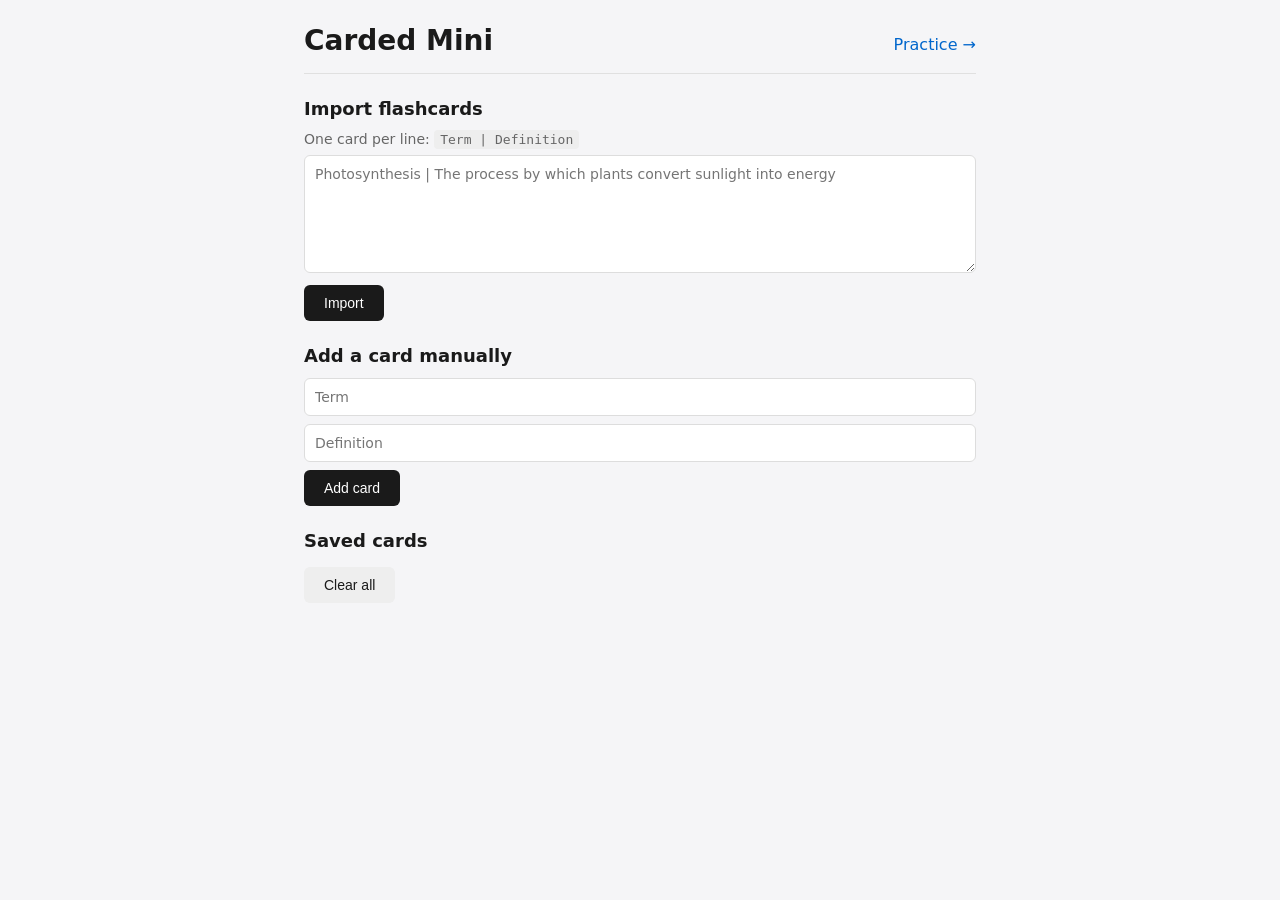
<file: index.html>
<!DOCTYPE html>
<html lang="en">
<head>
  <meta charset="UTF-8">
  <meta name="viewport" content="width=device-width, initial-scale=1.0">
  <title>Carded Mini</title>
  <link rel="stylesheet" href="styles.css">
</head>
<body>
  <header>
    <h1>Carded Mini</h1>
    <nav><a href="practice.html">Practice →</a></nav>
  </header>
  <main>
    <section>
      <h2>Import flashcards</h2>
      <p class="hint">One card per line: <code>Term | Definition</code></p>
      <textarea id="importText" rows="6" placeholder="Photosynthesis | The process by which plants convert sunlight into energy"></textarea>
      <button id="importBtn">Import</button>
    </section>
    <section>
      <h2>Add a card manually</h2>
      <input id="termInput" placeholder="Term" />
      <input id="defInput" placeholder="Definition" />
      <button id="addBtn">Add card</button>
    </section>
    <section>
      <h2>Saved cards</h2>
      <ul id="cardList"></ul>
      <button id="clearBtn" class="secondary">Clear all</button>
    </section>
  </main>
  <script src="script.js"></script>
</body>
</html>
</file>
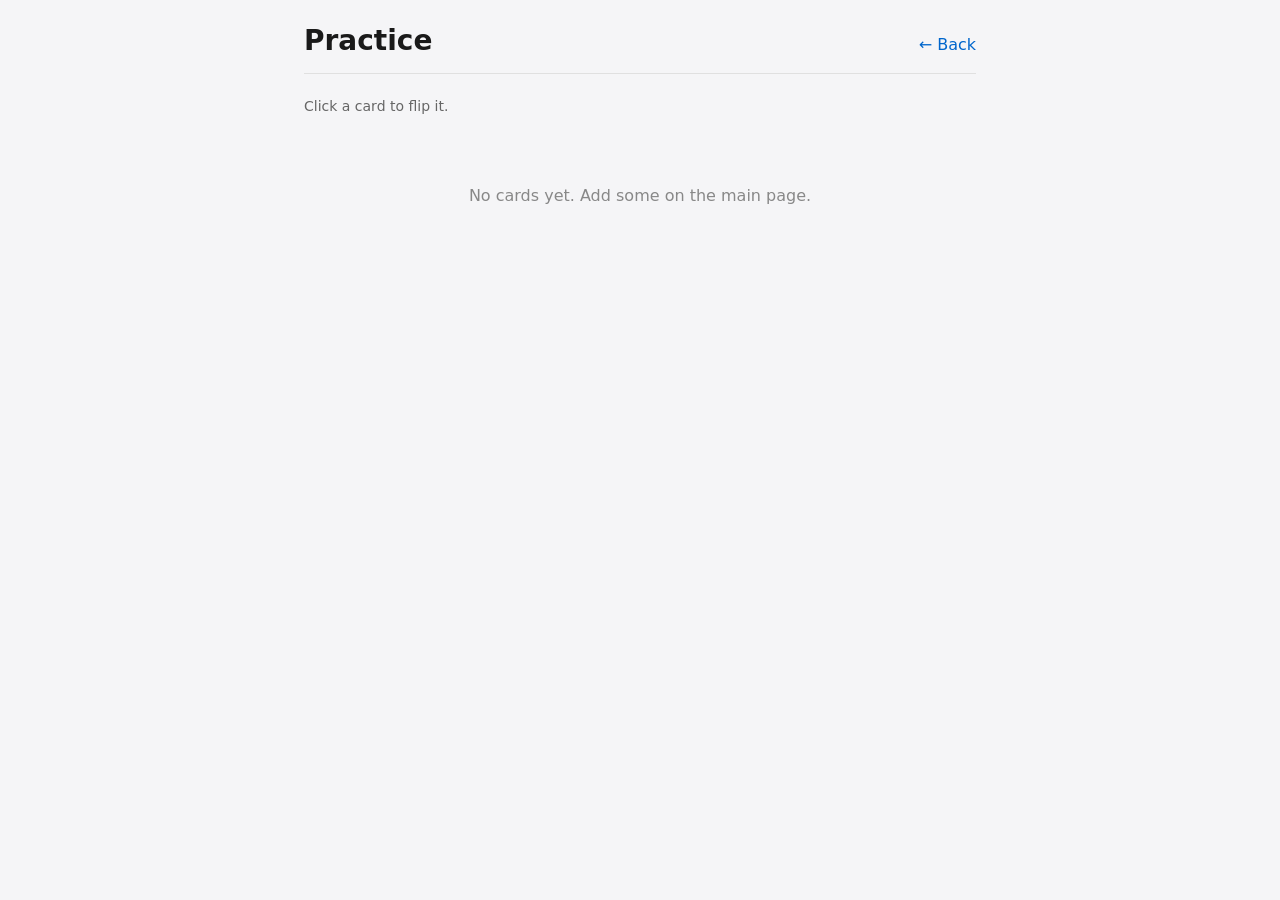
<file: practice.html>
<!DOCTYPE html>
<html lang="en">
<head>
  <meta charset="UTF-8">
  <meta name="viewport" content="width=device-width, initial-scale=1.0">
  <title>Practice — Carded Mini</title>
  <link rel="stylesheet" href="styles.css">
</head>
<body>
  <header>
    <h1>Practice</h1>
    <nav><a href="index.html">← Back</a></nav>
  </header>
  <main class="practice">
    <p class="hint">Click a card to flip it.</p>
    <div id="cardContainer"></div>
  </main>
  <script src="script.js"></script>
</body>
</html>
</file>
<file: styles.css>
* { box-sizing: border-box; margin: 0; padding: 0; }
body { font-family: system-ui, -apple-system, sans-serif; background: #f5f5f7; color: #1a1a1a; max-width: 720px; margin: 0 auto; padding: 24px; }
header { display: flex; justify-content: space-between; align-items: baseline; margin-bottom: 24px; padding-bottom: 16px; border-bottom: 1px solid #e0e0e0; }
header a { color: #0066cc; text-decoration: none; font-weight: 500; }
h1 { font-size: 28px; }
h2 { font-size: 18px; margin: 24px 0 12px; }
.hint { color: #666; font-size: 14px; margin-bottom: 8px; }
code { background: #eee; padding: 2px 6px; border-radius: 4px; font-size: 13px; }
section { margin-bottom: 16px; }
textarea, input { width: 100%; padding: 10px; border: 1px solid #ddd; border-radius: 6px; font-family: inherit; font-size: 14px; margin-bottom: 8px; background: white; }
button { background: #1a1a1a; color: white; border: none; padding: 10px 20px; border-radius: 6px; cursor: pointer; font-size: 14px; font-weight: 500; }
button:hover { background: #333; }
button.secondary { background: #eee; color: #1a1a1a; }
button.secondary:hover { background: #ddd; }
ul { list-style: none; margin-top: 8px; margin-bottom: 16px; }
li { padding: 8px 0; border-bottom: 1px solid #eee; }
.empty { color: #888; text-align: center; padding: 40px 0; }
.practice #cardContainer { display: flex; flex-direction: column; gap: 16px; align-items: center; padding-top: 24px; }
.card { width: 100%; max-width: 400px; height: 200px; perspective: 1000px; cursor: pointer; }
.card-inner { position: relative; width: 100%; height: 100%; transition: transform 0.6s; transform-style: preserve-3d; }
.card.flipped .card-inner { transform: rotateY(180deg); }
.face { position: absolute; width: 100%; height: 100%; backface-visibility: hidden; -webkit-backface-visibility: hidden; display: flex; align-items: center; justify-content: center; padding: 24px; background: white; border-radius: 12px; box-shadow: 0 4px 12px rgba(0,0,0,0.08); font-size: 20px; text-align: center; }
.back { transform: rotateY(180deg); }
</file>
